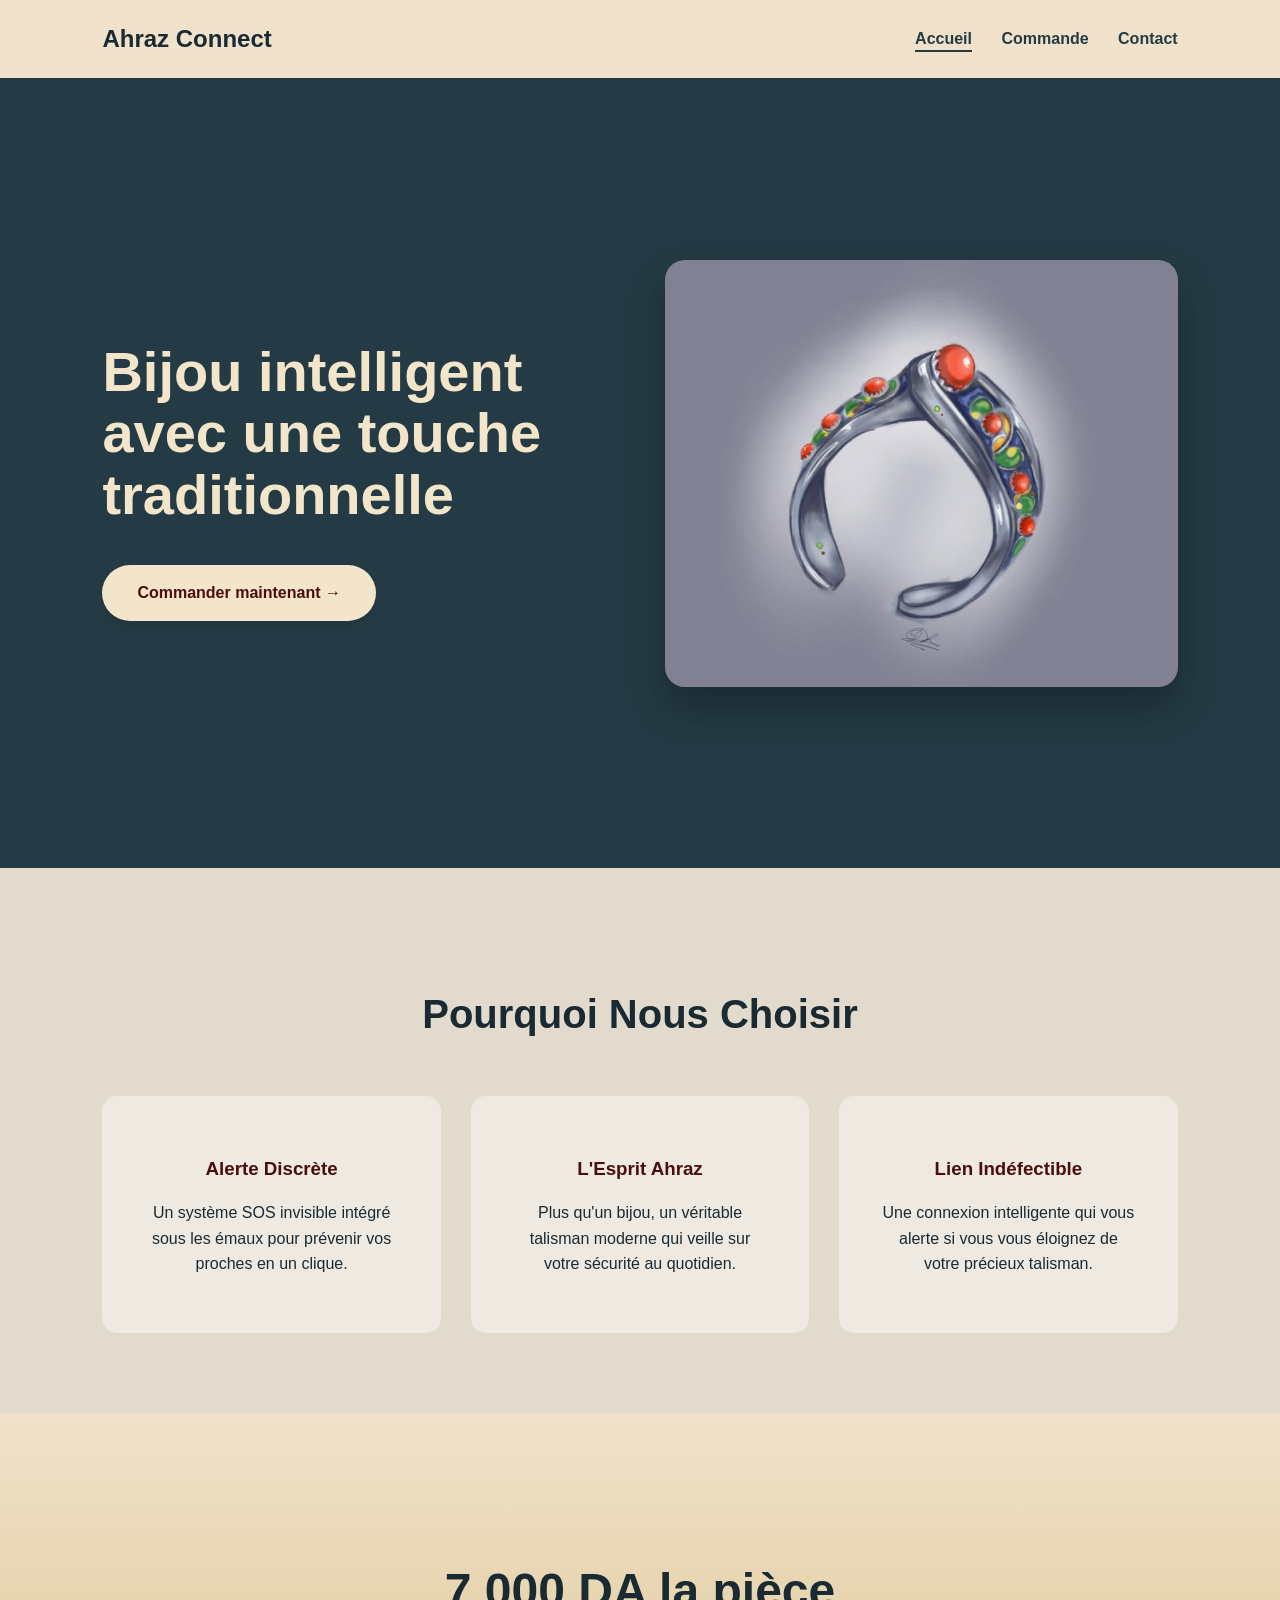
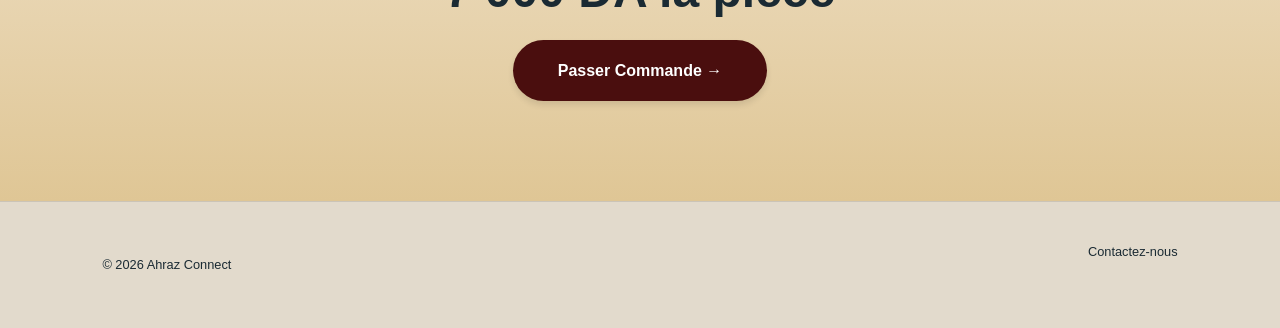
<file: index.html>
<!DOCTYPE html>
<html lang="fr">
<head>
    <meta charset="UTF-8">
    <meta name="viewport" content="width=device-width, initial-scale=1.0">
    <title>Ahraz Connect | L'Héritage Connecté</title>
    <link rel="stylesheet" href="style.css">
</head>
<body>

    <header class="main-header">
        <div class="logo">Ahraz Connect</div>
        <nav class="nav-links">
            <a href="index.html" class="active"> Accueil</a>
            <a href="commande.html" >Commande</a>
            <a href="contact.html" >Contact</a>
        </nav>
    </header>

    <main>
        <section class="hero">
            <div class="hero-content">
                 
                <h1>Bijou intelligent avec une touche traditionnelle</h1>
                <p class="description">
                    
                </p>
                <a href="commande.html" class="cta-light">Commander maintenant →</a>
            </div>
            <div class="hero-image">
                <img src="A3ADACE4-EFD0-4DF3-A42B-4DF3DDB3B26A.jpg" alt="Bracelet Ahraz">
            </div>
        </section>

        <section class="features">
            <h2>Pourquoi Nous Choisir</h2>
            <div class="features-grid">
                <div class="feature-card">
                 <h3>Alerte Discrète</h3>
                 <p>Un système SOS invisible intégré sous les émaux pour prévenir vos proches en un clique.</p>
                 
                </div>

                <div class="feature-card">
                 <h3>L'Esprit Ahraz</h3>
                 <p>Plus qu'un bijou, un véritable talisman moderne qui veille sur votre sécurité au quotidien.</p>
                
                </div>

                <div class="feature-card">
                 <h3>Lien Indéfectible</h3>
                 <p>Une connexion intelligente qui vous alerte si vous vous éloignez de votre précieux talisman.</p>
                 
                </div>
            </div>
        </section>

        <section class="cta-final">
            <h2> 7 000 DA la pièce</h2>
            <a href="commande.html" class="cta-dark">Passer Commande →</a>
        </section>
    </main>

    <footer class="main-footer">
        <p>© 2026 Ahraz Connect</p>
        <a href="contact.html">Contactez-nous</a>
    </footer>

</body>
</html>
</file>
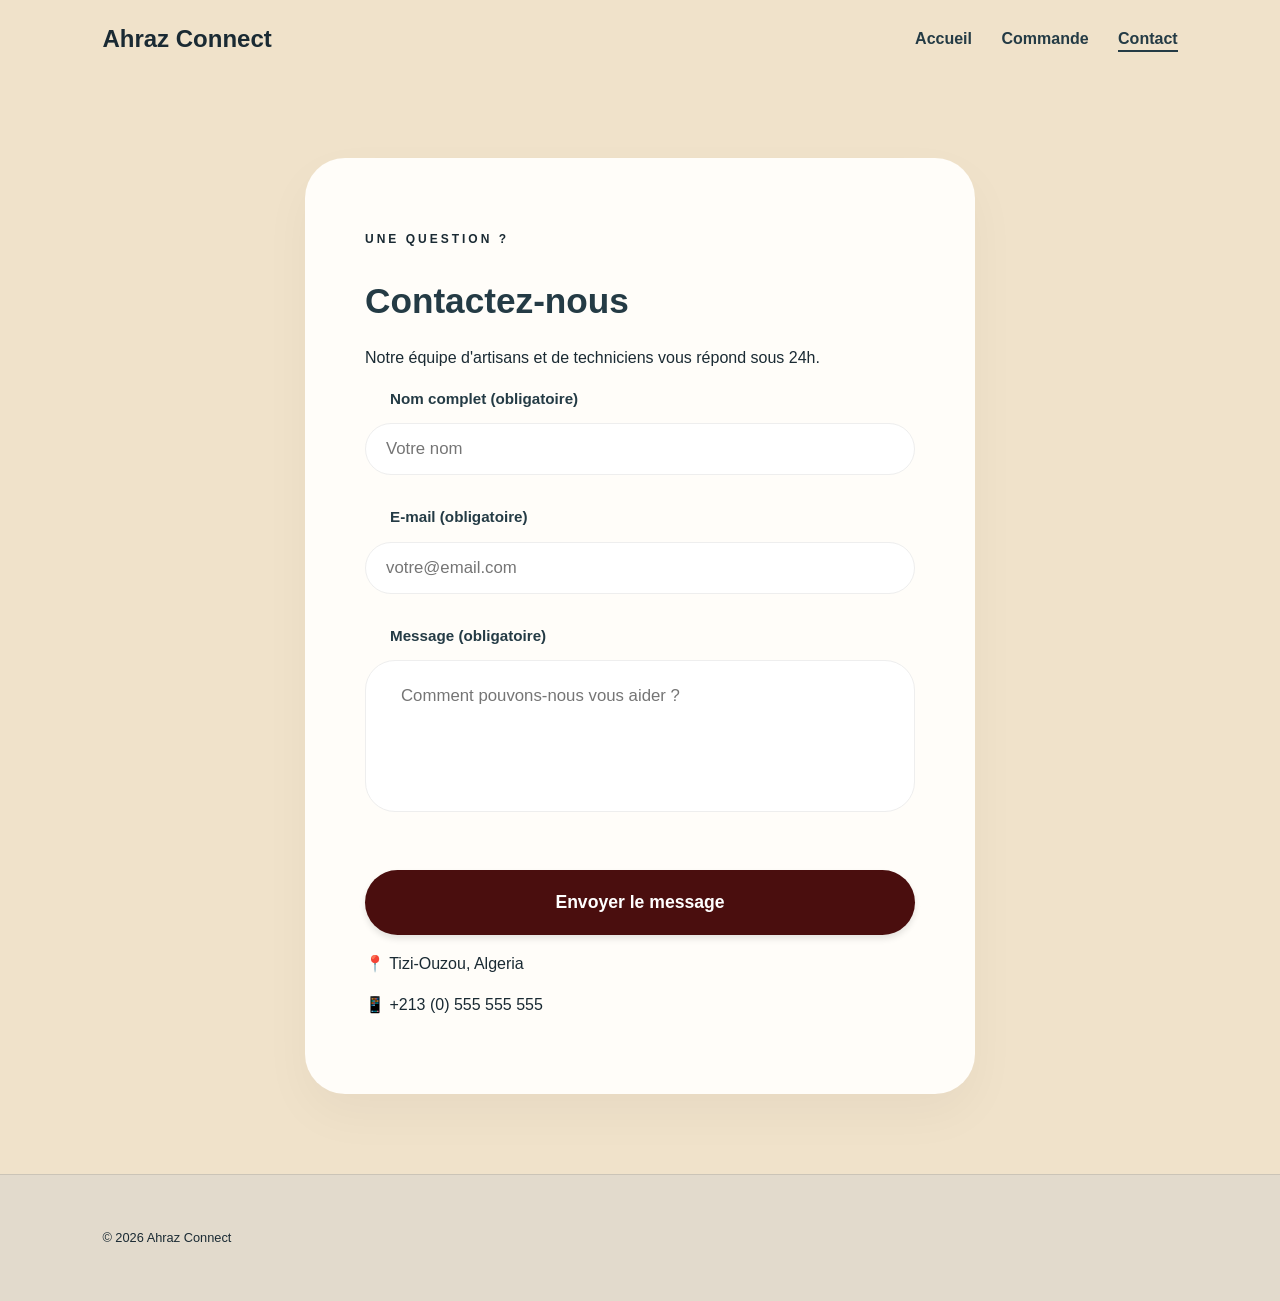
<file: contact.html>
<!DOCTYPE html>
<html lang="fr">
<head>
    <meta charset="UTF-8">
    <meta name="viewport" content="width=device-width, initial-scale=1.0">
    <title>Ahraz Connect | Contact</title>
    <link rel="stylesheet" href="style.css"> </head>
<body>

    <header class="main-header">
        <div class="logo">Ahraz Connect</div>
        <nav class="nav-links">
            <a href="index.html">Accueil</a>
            <a href="commande.html">Commande</a>
            <a href="contact.html" class="active">Contact</a>
        </nav>
    </header>

    <main class="contact-container">
        <div class="contact-box">
            <p class="section-label">UNE QUESTION ?</p>
            <h1>Contactez-nous</h1>
            <p class="contact-intro">Notre équipe d'artisans et de techniciens vous répond sous 24h.</p>

            <form action="https://docs.google.com/forms/d/e/1FAIpQLSd2Mp45MvZSPIzPlOoyqnC7SRB7zeiR-UqpfzRh3BKKd49f9A/formResponse" method="POST">
                
                <div class="form-group">
                    <label>Nom complet <span>(obligatoire)</span></label>
                    <input type="text" name="entry.1020210725" placeholder="Votre nom" required>
                </div>

                <div class="form-group">
                    <label>E-mail <span>(obligatoire)</span></label>
                    <input type="email" name="entry.279054121" placeholder="votre@email.com" required>
                </div>

                <div class="form-group">
                    <label>Message <span>(obligatoire)</span></label>
                    <textarea name="entry.769502270" placeholder="Comment pouvons-nous vous aider ?" rows="5" required></textarea>
                </div>

                <button type="submit" class="btn-contact">Envoyer le message</button>
            </form>

            <div class="contact-footer">
                <p>📍 Tizi-Ouzou, Algeria</p>
                <p>📱 +213 (0) 555 555 555</p>
            </div>
        </div>
    </main>

    <footer class="main-footer">
        <p>© 2026 Ahraz Connect</p>
    </footer>

</body>
</html>
</file>
<file: style.css>
:root {
    --bg-cream: #f0e2ca;
    --dark-blue: #243b45;
    --deep-red: #4a0e0e;
    --text-light: #f3e5c9;
    --text-dark: #1a2a33;
    --another:#e2dacc;
}

body {
    font-family: 'Segoe UI', Tahoma, Geneva, Verdana, sans-serif;
    margin: 0;
    background-color: var(--another);
    color: var(--text-dark);
    line-height: 1.6;
}

/* Header */
.main-header {
    display: flex;
    justify-content: space-between;
    align-items: center;
    padding: 20px 8%;
    background-color: var(--bg-cream);
    position: sticky;
    top: 0;
    z-index: 1000;
}

.logo { font-weight: 900; font-size: 1.5rem; color: var(--text-dark); }

.nav-links a {
    text-decoration: none;
    color: var(--text-dark);
    margin-left: 25px;
    font-weight: 600;
    font-size: 1.2 rem;
}

/* Section Hero (Bleu Nuit) */
.hero {
    background-color: var(--dark-blue);
    color: var(--text-light);
    display: flex;
    align-items: center;
    padding: 80px 8%;
    min-height: 70vh;
    gap: 50px;
}

.hero-content { flex: 1; }
.hero-content h1 { font-size: 3.5rem; line-height: 1.1; margin: 15px 0; }
.hero-content h1 span { font-style: italic; font-weight: 300; }
.hero-content .subtitle { letter-spacing: 3px; font-size: 0.8rem; opacity: 0.8; }
.hero-content .description { max-width: 500px; margin-bottom: 40px; opacity: 0.9; }

.hero-image { flex: 1; display: flex; justify-content: center; }
.hero-image img { 
    max-width: 100%; 
    border-radius: 20px; 
    box-shadow: 0 20px 40px rgba(0,0,0,0.3);
}

/* Boutons */
.cta-light {
    background-color: var(--text-light);
    color: var(--deep-red);
    padding: 15px 35px;
    border-radius: 50px;
    text-decoration: none;
    font-weight: bold;
}

.cta-dark {
    background-color: var(--deep-red);
    color:white;
    padding: 18px 45px;
    border-radius: 50px;
    text-decoration: none;
    font-weight: bold;
    display: inline-block;
}

/* Features */
.features {
    padding: 80px 8%;
    text-align: center;
}

.features h2 { font-size: 2.5rem; margin-bottom: 50px; }

.features-grid {
    display: flex;
    gap: 30px;
    justify-content: center;
}

.feature-card {
    background: rgba(255, 255, 255, 0.4);
    padding: 40px;
    border-radius: 15px;
    flex: 1;
    transition: transform 0.3s;
}

.feature-card:hover { transform: translateY(-10px); }
.feature-card h3 { color: var(--deep-red); margin-bottom: 15px; }

/* CTA Final */
.cta-final {
    text-align: center;
    padding: 100px 8%;
    background: linear-gradient(to bottom, var(--bg-cream), #dfc695);
}

.cta-final h2 { font-size: 3rem; margin-bottom: 10px; }

/* Footer */
.main-footer {
    display: flex;
    justify-content: space-between;
    padding: 40px 8%;
    font-size: 0.8rem;
    border-top: 1px solid rgba(0,0,0,0.1);
}

.main-footer a { color: var(--text-dark); text-decoration: none; }

/* Responsive */
@media (max-width: 900px) {
    .hero { flex-direction: column; text-align: center; }
    .features-grid { flex-direction: column; }
}
/* --- PAGE CONTACT PREMIUM --- */

.contact-container {
    display: flex;
    justify-content: center;
    align-items: center;
    padding: 80px 20px;
    background-color: var(--bg-cream);
}

.contact-box {
    background: #fffdf9;
    max-width: 550px;
    width: 100%;
    padding: 60px;
    border-radius: 40px;
    box-shadow: 0 20px 50px rgba(0,0,0,0.04);
}

/* Titres */
.contact-box h1 {
    font-size: 2.2rem;
    font-weight: 800;
    margin-bottom: 10px;
    color: var(--dark-blue);
}

.section-label {
    letter-spacing: 3px;
    font-size: 0.75rem;
    font-weight: bold;
    color: var(--taupe);
    margin-bottom: 10px;
}

/* Style des cases (Inputs) */
.contact-box .form-group {
    margin-bottom: 30px;
    text-align: left;
}

.contact-box label {
    display: block;
    margin-left: 25px; /* Aligné avec le début du texte dans l'arrondi */
    margin-bottom: 12px;
    font-weight: 600;
    font-size: 0.95rem;
    color: var(--dark-blue);
}

.contact-box input[type="text"], 
.contact-box input[type="email"] {
    width: 100%;
    padding: 15px 20px; /* Très haut et large comme sur l'image */
    border-radius: 60px; /* Arrondi total "pilule" */
    border: 1.5px solid #eee;
    background-color: #ffffff;
    font-size: 1.05rem;
    box-sizing: border-box;
    outline: none;
    transition: all 0.3s ease;
}

.contact-box textarea {
    width: 100%;
    padding: 25px 35px;
    border-radius: 30px; /* Moins arrondi pour le bloc message */
    border: 1.5px solid #eee;
    background-color: #ffffff;
    font-size: 1.05rem;
    font-family: inherit;
    resize: none;
    box-sizing: border-box;
    outline: none;
    transition: all 0.3s ease;
}

/* Focus : quand on clique dans la case */
.contact-box input:focus, 
.contact-box textarea:focus {
    border-color: var(--taupe);
    background-color: #fff;
    box-shadow: 0 10px 20px rgba(0,0,0,0.02);
}

/* Bouton Envoyer */
.btn-contact {
    width: 100%;
    background-color: var(--deep-red);
    color: white;
    padding: 22px;
    border: none;
    border-radius: 60px;
    font-size: 1.1rem;
    font-weight: bold;
    margin-top: 20px;
    cursor: pointer;
    transition: transform 0.2s;
   
}

.btn-contact:hover {
    transform: translateY(-3px);
    background-color: var(--deep-red);
}
/* --- STYLE UNIFORME POUR TOUS LES BOUTONS --- */

/* Style de base (État repos) */
.cta-light, .cta-dark, .btn-valider, .btn-submit, .btn-contact {
    display: inline-block;
    cursor: pointer; /* Force l'apparition de la main au survol */
    border: none;
    text-decoration: none;
    text-align: center;
    transition: all 0.3s cubic-bezier(0.4, 0, 0.2, 1); /* Animation fluide */
    box-shadow: 0 4px 6px rgba(0, 0, 0, 0.1); /* Ombre légère */
}

/* Effet au survol (Hover) */
.cta-light:hover, .cta-dark:hover, .btn-valider:hover, .btn-submit:hover, .btn-contact:hover {
    transform: translateY(-3px); /* Le bouton monte légèrement */
    box-shadow: 0 10px 20px rgba(0, 0, 0, 0.15); /* L'ombre s'agrandit */
    filter: brightness(1.1); /* Le bouton s'éclaire légèrement */
}

/* Effet au clic (Active) */
.cta-light:active, .cta-dark:active, .btn-valider:active, .btn-submit:active, .btn-contact:active {
    transform: translateY(-1px); /* Le bouton redescend un peu */
    box-shadow: 0 5px 10px rgba(0, 0, 0, 0.1);
}

/* --- EFFET HOVER SUR LE MENU DE NAVIGATION --- */

.nav-links a {
    text-decoration: none;
    color: var(--dark-blue);
    font-weight: 600;
    margin-left: 25px;
    position: relative; /* Nécessaire pour l'animation de la barre */
    transition: color 0.3s ease;
    padding: 5px 0;
}

/* Changement de couleur au survol */
.nav-links a:hover {
    color: var(--dark-blue); /* Le lien devient bordeaux au survol */
}

/* Création de la petite barre animée sous le lien */
.nav-links a::after {
    content: "";
    position: absolute;
    width: 0;
    height: 2px;
    bottom: 0;
    left: 0;
    background-color: var(--dark-blue);
    transition: width 0.3s ease; /* Animation de la gauche vers la droite */
}

/* La barre s'allonge au survol */
.nav-links a:hover::after {
    width: 100%;
}

/* Style pour la page active (celle où l'on se trouve) */
.nav-links a.active {
    color: var(--dark-blue);
}

.nav-links a.active::after {
    width: 100%; /* La barre reste pleine sur la page active */
}
</file>
